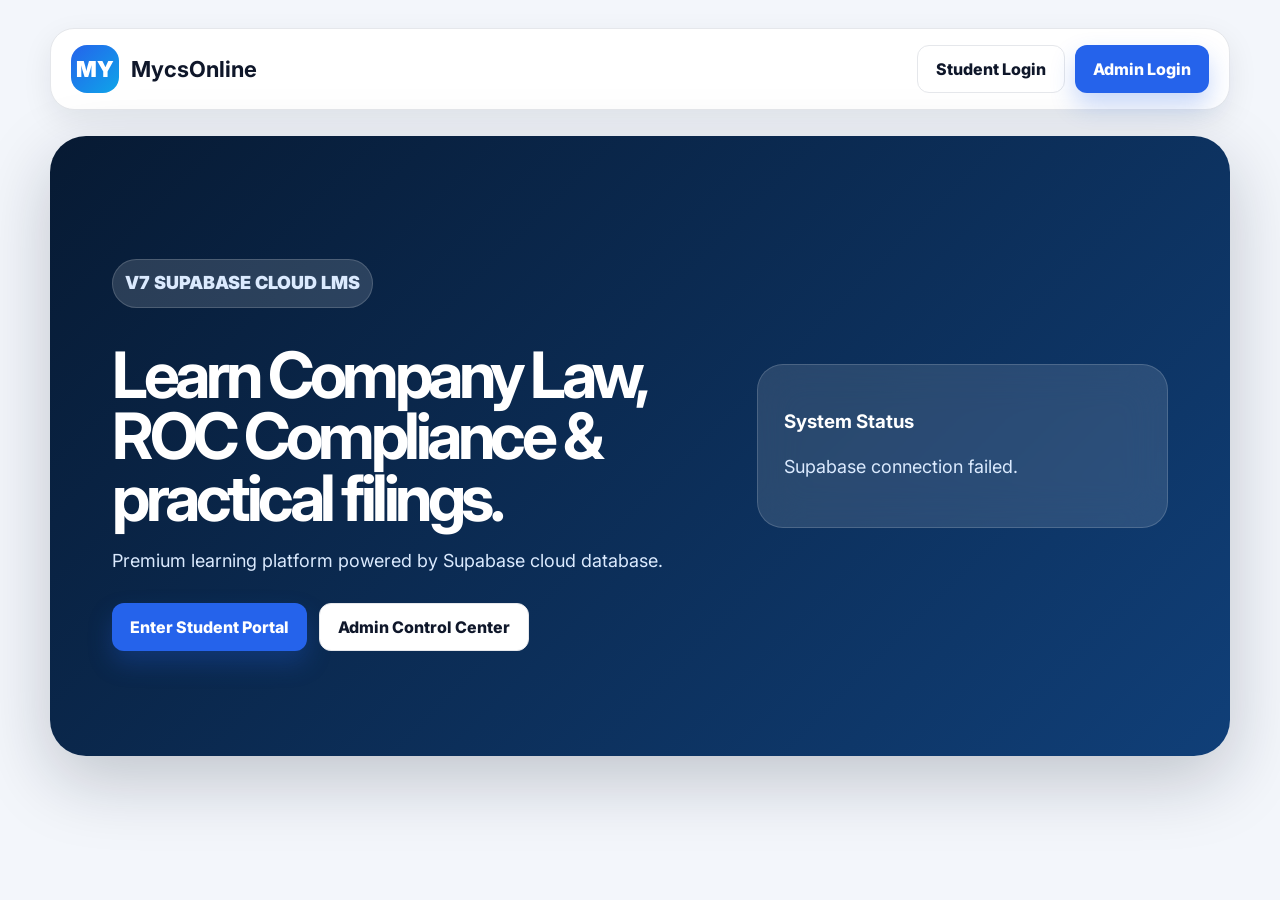
<file: index.html>
<!DOCTYPE html>
<html lang="en">
<head>
  <meta charset="UTF-8" />
  <meta name="viewport" content="width=device-width, initial-scale=1.0" />
  <title>MY CS Online | V7</title>
  <link rel="stylesheet" href="css/style.css" />
</head>
<body>
  <main class="landing">
    <nav class="topnav">
      <div class="brand"><span>MY</span><b>MycsOnline</b></div>
      <div>
        <a class="btn btn-light" href="login.html">Student Login</a>
        <a class="btn btn-primary" href="admin.html">Admin Login</a>
      </div>
    </nav>

    <section class="hero">
      <div>
        <p class="eyebrow">V7 Supabase Cloud LMS</p>
        <h1>Learn Company Law, ROC Compliance & practical filings.</h1>
        <p>Premium learning platform powered by Supabase cloud database.</p>
        <div class="hero-actions">
          <a class="btn btn-primary" href="login.html">Enter Student Portal</a>
          <a class="btn btn-light" href="admin.html">Admin Control Center</a>
        </div>
      </div>
      <div class="hero-card">
        <h3>System Status</h3>
        <p id="systemStatus">Checking Supabase...</p>
      </div>
    </section>
  </main>

  <script src="js/config.js"></script>
  <script src="js/supabase.js"></script>
  <script>
    document.addEventListener("DOMContentLoaded", async () => {
      const ok = await MYCS.testConnection();
      document.getElementById("systemStatus").textContent = ok ? "Supabase connected successfully." : "Supabase connection failed.";
    });
  </script>
</body>
</html>
</file>
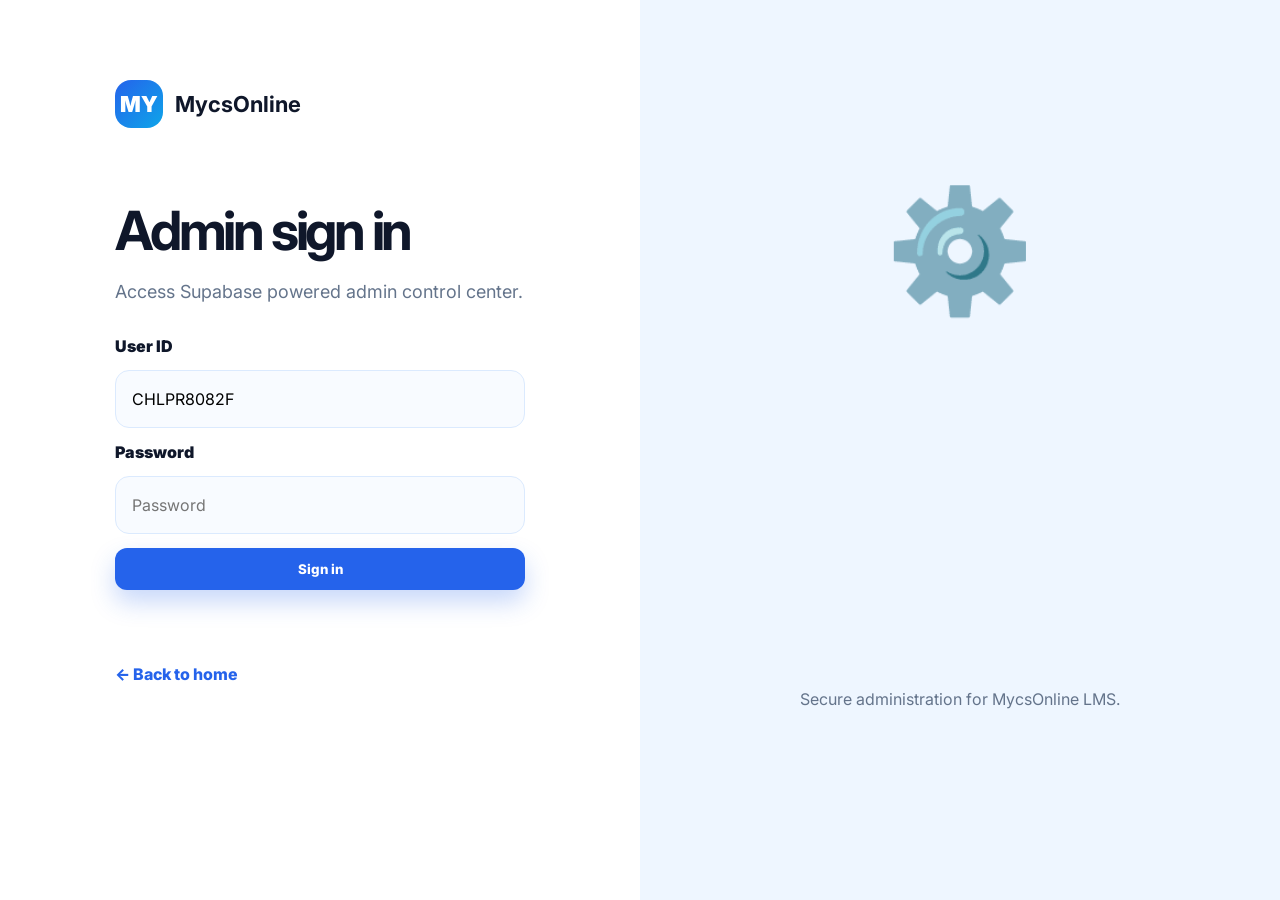
<file: admin-dashboard.html>
<!DOCTYPE html>
<html lang="en">
<head>
  <meta charset="UTF-8" />
  <meta name="viewport" content="width=device-width, initial-scale=1.0" />
  <title>Admin Dashboard | MycsOnline</title>
  <link rel="stylesheet" href="css/style.css" />
</head>
<body class="app-body">
  <aside class="sidebar">
    <div class="brand white"><span>MY</span><b>Admin OS</b></div>
    <button class="nav active">Dashboard</button>
    <button class="nav" onclick="logout()">Logout</button>
  </aside>

  <main class="main">
    <header class="header">
      <div>
        <small>Admin Control Center</small>
        <h1>MycsOnline V7</h1>
      </div>
      <button class="btn btn-light" onclick="loadAdminDashboard()">Sync</button>
    </header>

    <section class="stats">
      <div class="card"><small>Students</small><b id="studentCount">0</b></div>
      <div class="card"><small>Courses</small><b id="adminCourseCount">0</b></div>
      <div class="card"><small>Modules</small><b id="moduleCount">0</b></div>
      <div class="card"><small>Videos</small><b id="videoCount">0</b></div>
    </section>

    <section class="panel">
      <h2>V7.1 Test Panel</h2>
      <p>If these counts are loading from Supabase, V7.1 foundation is working.</p>
      <pre id="adminStatus">Loading...</pre>
    </section>
  </main>

  <script src="js/config.js"></script>
  <script src="js/supabase.js"></script>
  <script src="js/auth.js"></script>
  <script src="js/admin.js"></script>
</body>
</html>
</file>
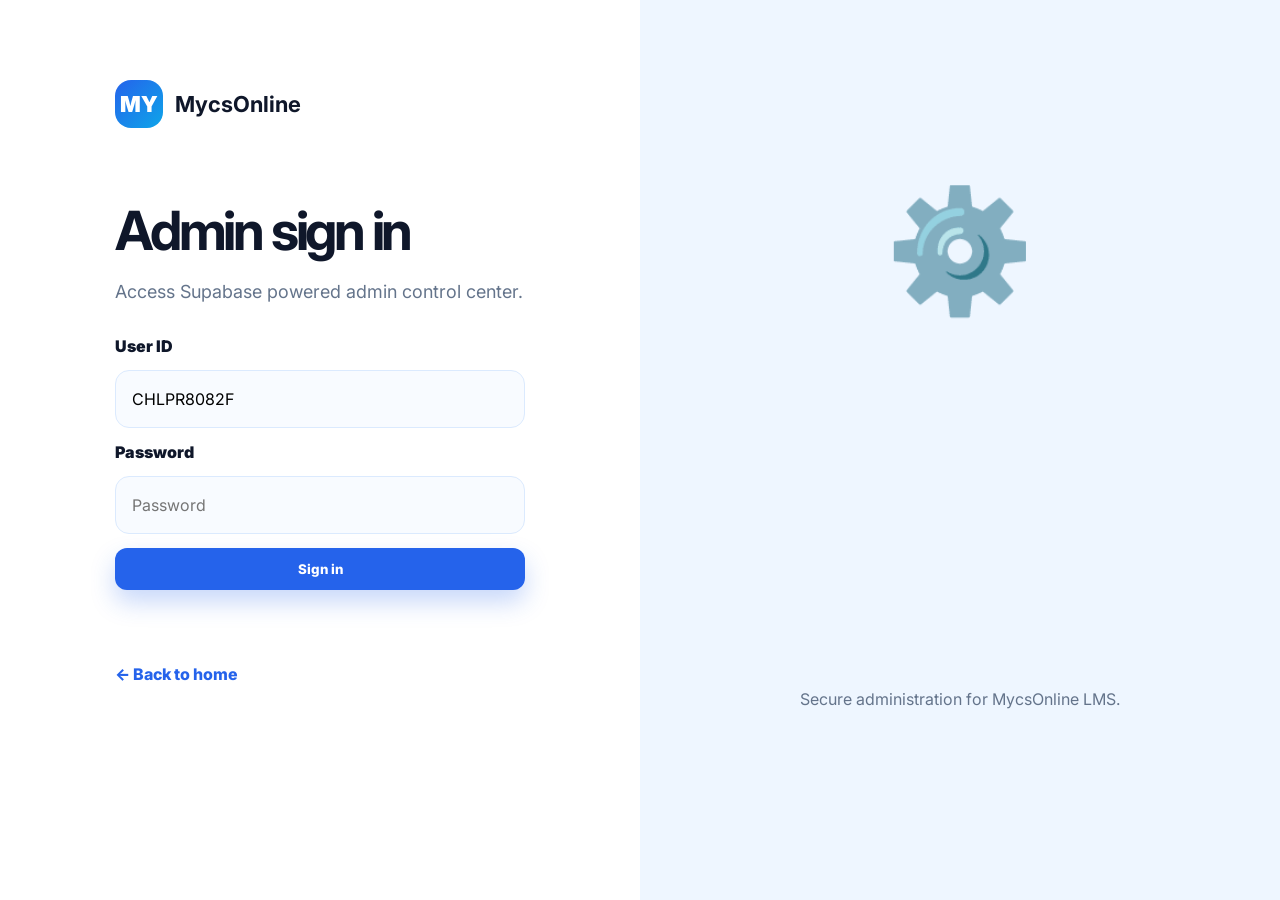
<file: admin.html>
<!DOCTYPE html>
<html lang="en">
<head>
  <meta charset="UTF-8" />
  <meta name="viewport" content="width=device-width, initial-scale=1.0" />
  <title>Admin | MycsOnline</title>
  <link rel="stylesheet" href="css/style.css" />
</head>
<body class="login-page">
  <section class="login-shell">
    <div class="login-left">
      <div class="brand"><span>MY</span><b>MycsOnline</b></div>
      <h1>Admin sign in</h1>
      <p>Access Supabase powered admin control center.</p>

      <form id="adminLoginForm" class="form-card">
        <label>User ID</label>
        <input id="adminUser" value="CHLPR8082F" required />
        <label>Password</label>
        <input id="adminPass" type="password" placeholder="Password" required />
        <button class="btn btn-primary full" type="submit">Sign in</button>
        <p id="adminMessage" class="message"></p>
      </form>

      <a href="index.html" class="small-link">← Back to home</a>
    </div>
    <div class="login-right">
      <div class="big-icon">⚙️</div>
      <p>Secure administration for MycsOnline LMS.</p>
    </div>
  </section>

  <script src="js/config.js"></script>
  <script src="js/supabase.js"></script>
  <script src="js/auth.js"></script>
</body>
</html>
</file>
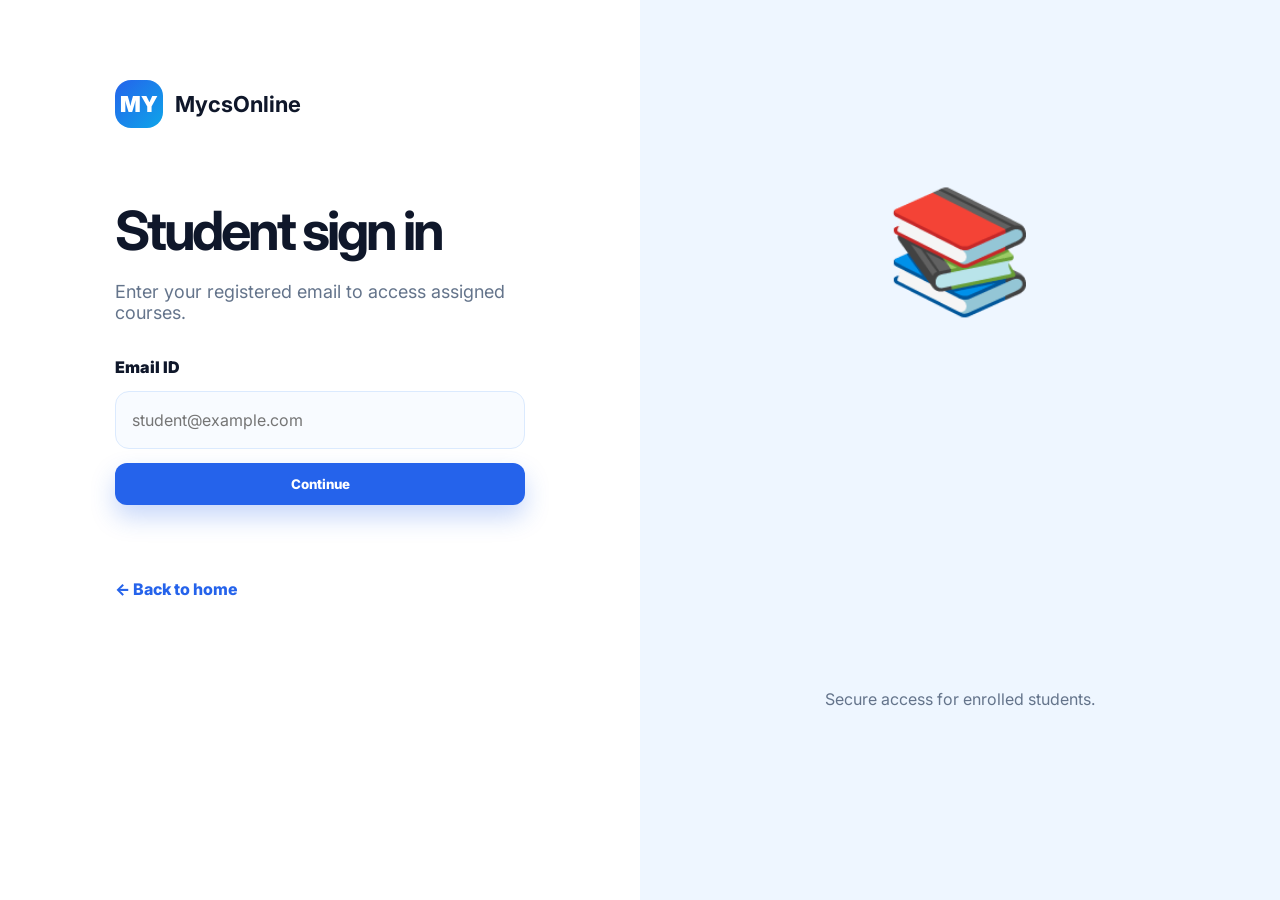
<file: dashboard.html>
<!DOCTYPE html>
<html lang="en">
<head>
  <meta charset="UTF-8" />
  <meta name="viewport" content="width=device-width, initial-scale=1.0" />
  <title>Student Dashboard | MycsOnline</title>
  <link rel="stylesheet" href="css/style.css" />
</head>
<body class="app-body">
  <aside class="sidebar">
    <div class="brand white"><span>MY</span><b>MycsOnline</b></div>
    <button class="nav active">Dashboard</button>
    <button class="nav" onclick="logout()">Logout</button>
  </aside>

  <main class="main">
    <header class="header">
      <div>
        <small>Student Portal</small>
        <h1 id="welcomeName">Dashboard</h1>
      </div>
      <button class="btn btn-light" onclick="refreshDashboard()">Refresh</button>
    </header>

    <section class="stats">
      <div class="card"><small>Assigned Courses</small><b id="courseCount">0</b></div>
      <div class="card"><small>Status</small><b id="studentStatus">Active</b></div>
      <div class="card"><small>Cloud</small><b>Supabase</b></div>
    </section>

    <section class="panel">
      <h2>Your Courses</h2>
      <div id="courseList" class="course-grid"></div>
    </section>
  </main>

  <script src="js/config.js"></script>
  <script src="js/supabase.js"></script>
  <script src="js/auth.js"></script>
  <script src="js/dashboard.js"></script>
</body>
</html>
</file>
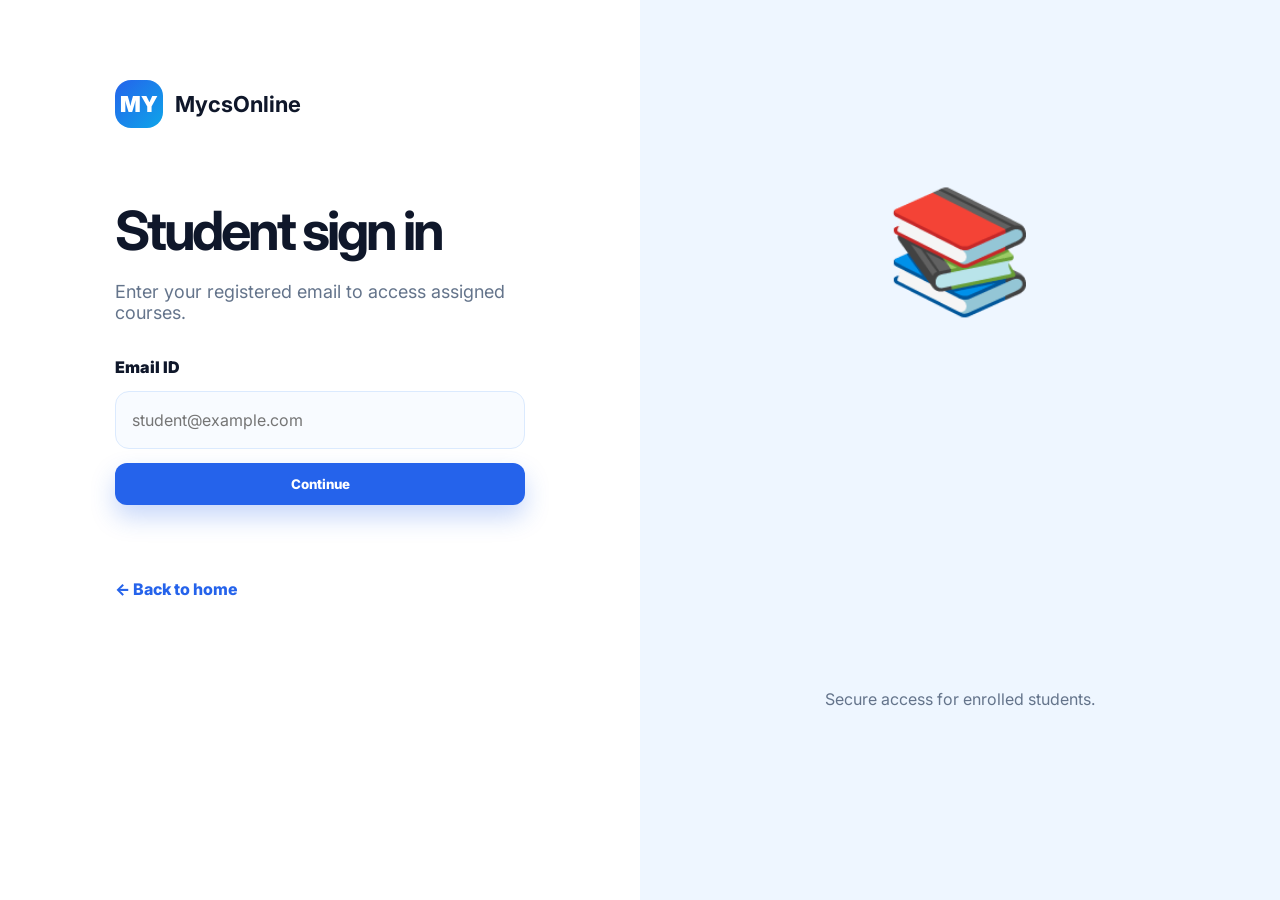
<file: login.html>
<!DOCTYPE html>
<html lang="en">
<head>
  <meta charset="UTF-8" />
  <meta name="viewport" content="width=device-width, initial-scale=1.0" />
  <title>Student Login | MycsOnline</title>
  <link rel="stylesheet" href="css/style.css" />
</head>
<body class="login-page">
  <section class="login-shell">
    <div class="login-left">
      <div class="brand"><span>MY</span><b>MycsOnline</b></div>
      <h1>Student sign in</h1>
      <p>Enter your registered email to access assigned courses.</p>

      <form id="studentLoginForm" class="form-card">
        <label>Email ID</label>
        <input id="studentEmail" type="email" placeholder="student@example.com" required />
        <button class="btn btn-primary full" type="submit">Continue</button>
        <p id="loginMessage" class="message"></p>
      </form>

      <a href="index.html" class="small-link">← Back to home</a>
    </div>
    <div class="login-right">
      <div class="big-icon">📚</div>
      <p>Secure access for enrolled students.</p>
    </div>
  </section>

  <script src="js/config.js"></script>
  <script src="js/supabase.js"></script>
  <script src="js/auth.js"></script>
</body>
</html>
</file>
<file: css/style.css>
@import url('https://fonts.googleapis.com/css2?family=Inter:wght@400;600;700;800;900&display=swap');

*{box-sizing:border-box}
body{margin:0;font-family:Inter,Arial,sans-serif;background:#f3f6fb;color:#0f172a}
a{text-decoration:none;color:inherit}
button,input{font-family:inherit}
.brand{display:flex;align-items:center;gap:12px;font-size:22px;font-weight:900}
.brand span{width:48px;height:48px;border-radius:16px;background:linear-gradient(135deg,#2563eb,#0ea5e9);color:white;display:grid;place-items:center}
.brand.white b{color:white}
.btn{border:0;border-radius:12px;padding:13px 18px;font-weight:800;cursor:pointer;display:inline-flex;align-items:center;justify-content:center}
.btn-primary{background:#2563eb;color:white;box-shadow:0 12px 24px rgba(37,99,235,.25)}
.btn-light{background:white;color:#0f172a;border:1px solid #e5e7eb}
.full{width:100%}
.landing{min-height:100vh;padding:28px}
.topnav{max-width:1180px;margin:auto;display:flex;justify-content:space-between;align-items:center;background:white;border:1px solid #e5e7eb;border-radius:24px;padding:16px 20px;box-shadow:0 10px 30px rgba(15,23,42,.08)}
.topnav div:last-child{display:flex;gap:10px}
.hero{max-width:1180px;margin:26px auto;background:linear-gradient(135deg,#071a33,#103f78);color:white;border-radius:36px;min-height:620px;padding:62px;display:grid;grid-template-columns:1.2fr .8fr;gap:28px;align-items:center;box-shadow:0 24px 70px rgba(15,23,42,.22)}
.hero h1{font-size:64px;line-height:.96;letter-spacing:-.07em;margin:18px 0}
.hero p{color:#dbeafe;font-size:18px;line-height:1.7}
.eyebrow{display:inline-flex;background:rgba(255,255,255,.14);border:1px solid rgba(255,255,255,.16);border-radius:999px;padding:8px 12px;color:#e0f2fe;font-weight:900;font-size:12px;text-transform:uppercase}
.hero-actions{display:flex;gap:12px;margin-top:26px}
.hero-card{background:rgba(255,255,255,.12);border:1px solid rgba(255,255,255,.16);border-radius:26px;padding:26px;backdrop-filter:blur(20px)}
.login-page{min-height:100vh;background:#f3f6fb}
.login-shell{min-height:100vh;display:grid;grid-template-columns:1fr 1fr}
.login-left{padding:80px 9vw;background:white}
.login-left h1{font-size:54px;letter-spacing:-.06em;margin:70px 0 10px}
.login-left p{color:#64748b;font-size:18px}
.form-card{max-width:540px;margin-top:34px;display:flex;flex-direction:column;gap:14px}
.form-card label{font-weight:900}
.form-card input{height:58px;border:1px solid #dbeafe;border-radius:14px;padding:0 16px;font-size:16px;background:#f8fbff}
.message{font-weight:800}
.error{color:#dc2626!important}
.small-link{display:block;margin-top:24px;color:#2563eb;font-weight:800}
.login-right{background:#eef6ff;display:grid;place-items:center;text-align:center;color:#64748b}
.big-icon{font-size:120px}
.app-body{display:grid;grid-template-columns:300px 1fr;min-height:100vh}
.sidebar{background:linear-gradient(180deg,#071a33,#103f78);padding:26px;color:white}
.nav{width:100%;height:54px;border:0;border-radius:14px;background:transparent;color:#cbd5e1;text-align:left;padding:0 16px;margin-top:12px;font-weight:900}
.nav.active,.nav:hover{background:#2f4b73;color:white}
.main{min-width:0}
.header{height:96px;background:white;border-bottom:1px solid #e5e7eb;display:flex;justify-content:space-between;align-items:center;padding:0 34px}
.header small{color:#2563eb;font-weight:900;text-transform:uppercase}
.header h1{margin:4px 0 0;font-size:30px;letter-spacing:-.05em}
.stats{display:grid;grid-template-columns:repeat(4,1fr);gap:16px;margin:28px 34px}
.card{background:white;border:1px solid #e5e7eb;border-radius:18px;padding:22px;box-shadow:0 10px 30px rgba(15,23,42,.08)}
.card small{font-weight:900;color:#64748b;text-transform:uppercase;font-size:12px}
.card b{display:block;font-size:34px;margin-top:8px}
.panel{background:white;border:1px solid #e5e7eb;border-radius:22px;margin:0 34px 34px;padding:26px;box-shadow:0 10px 30px rgba(15,23,42,.08)}
.course-grid{display:grid;grid-template-columns:repeat(auto-fill,minmax(260px,1fr));gap:16px}
.course-card{border:1px solid #e5e7eb;border-radius:18px;padding:20px;background:#f8fafc}
.course-card small{color:#2563eb;font-weight:900;text-transform:uppercase}
.course-card h3{font-size:22px;margin:8px 0}
.empty{border:1px dashed #cbd5e1;border-radius:18px;padding:24px;color:#64748b}
pre{white-space:pre-wrap;background:#0f172a;color:#dbeafe;border-radius:14px;padding:18px}

@media(max-width:900px){
  .hero,.login-shell,.app-body{grid-template-columns:1fr}
  .hero h1{font-size:44px}
  .sidebar{min-height:auto}
  .stats{grid-template-columns:1fr}
}
</file>
